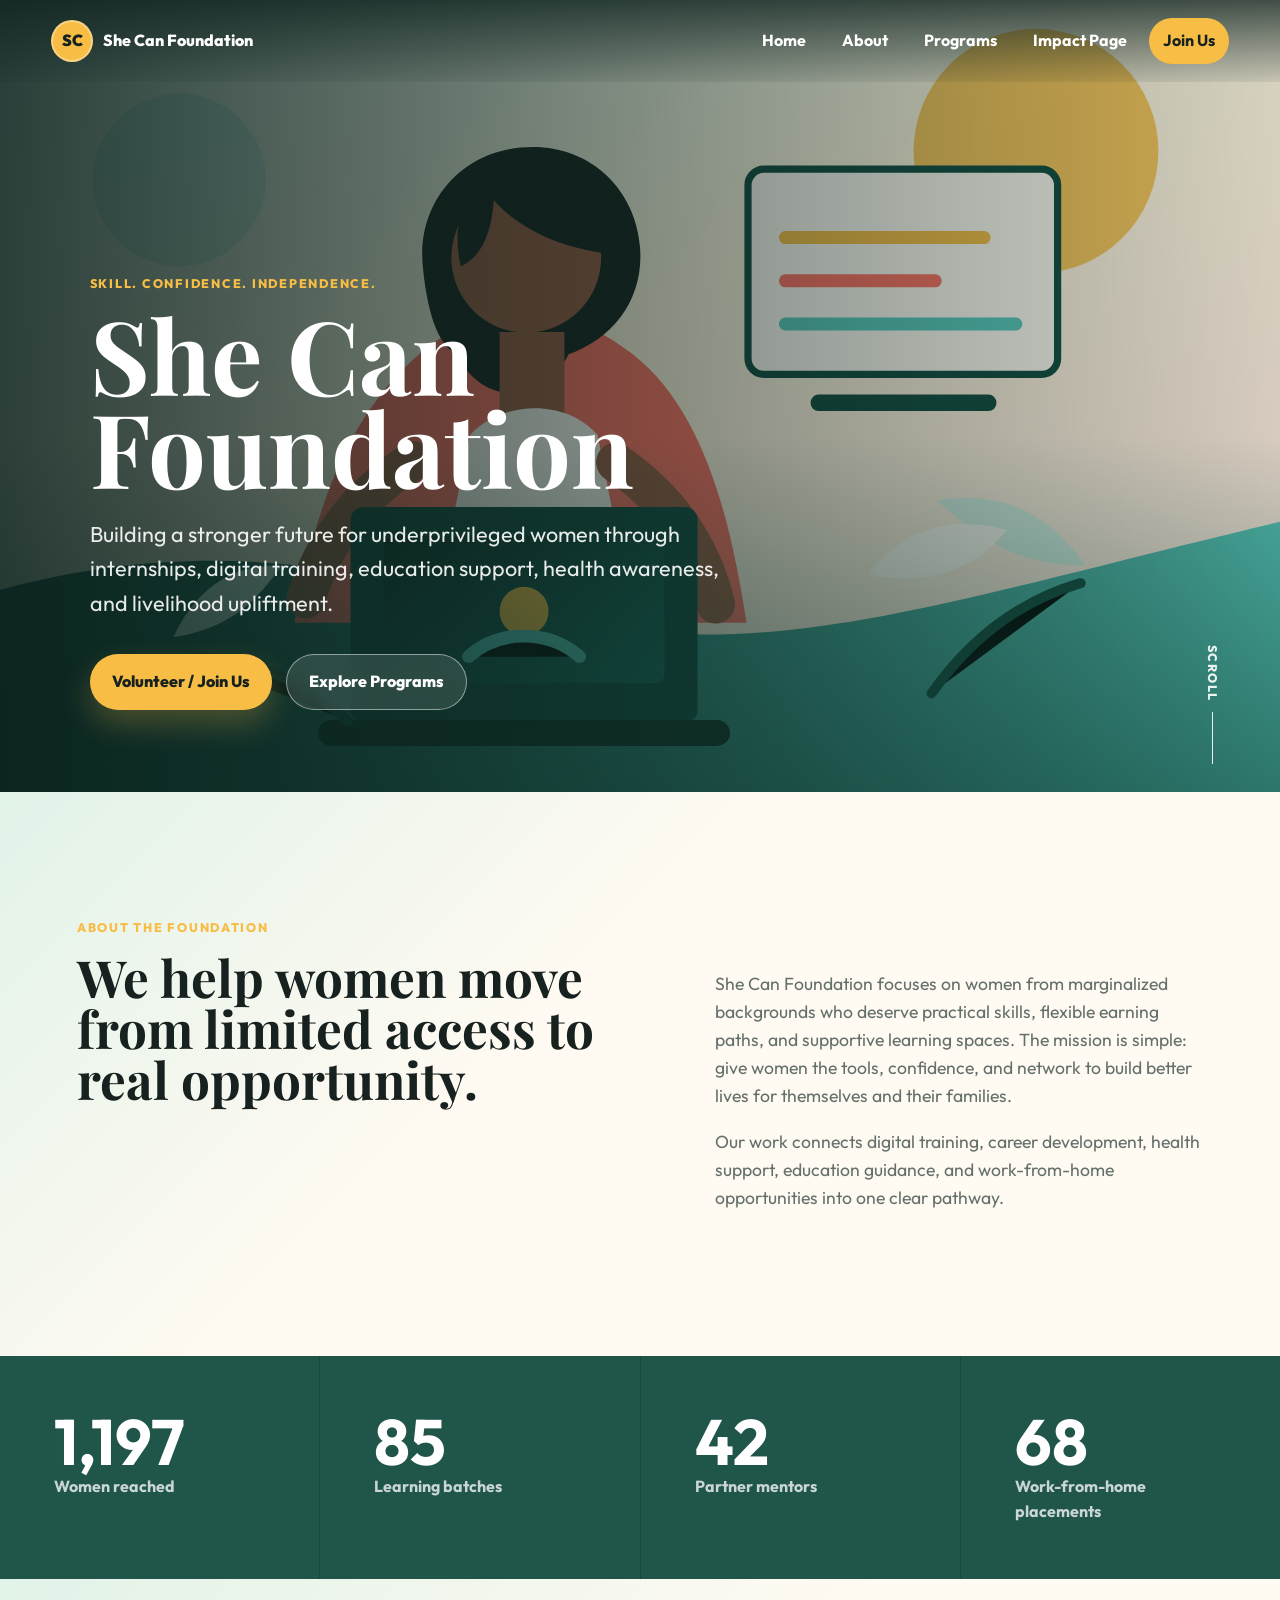
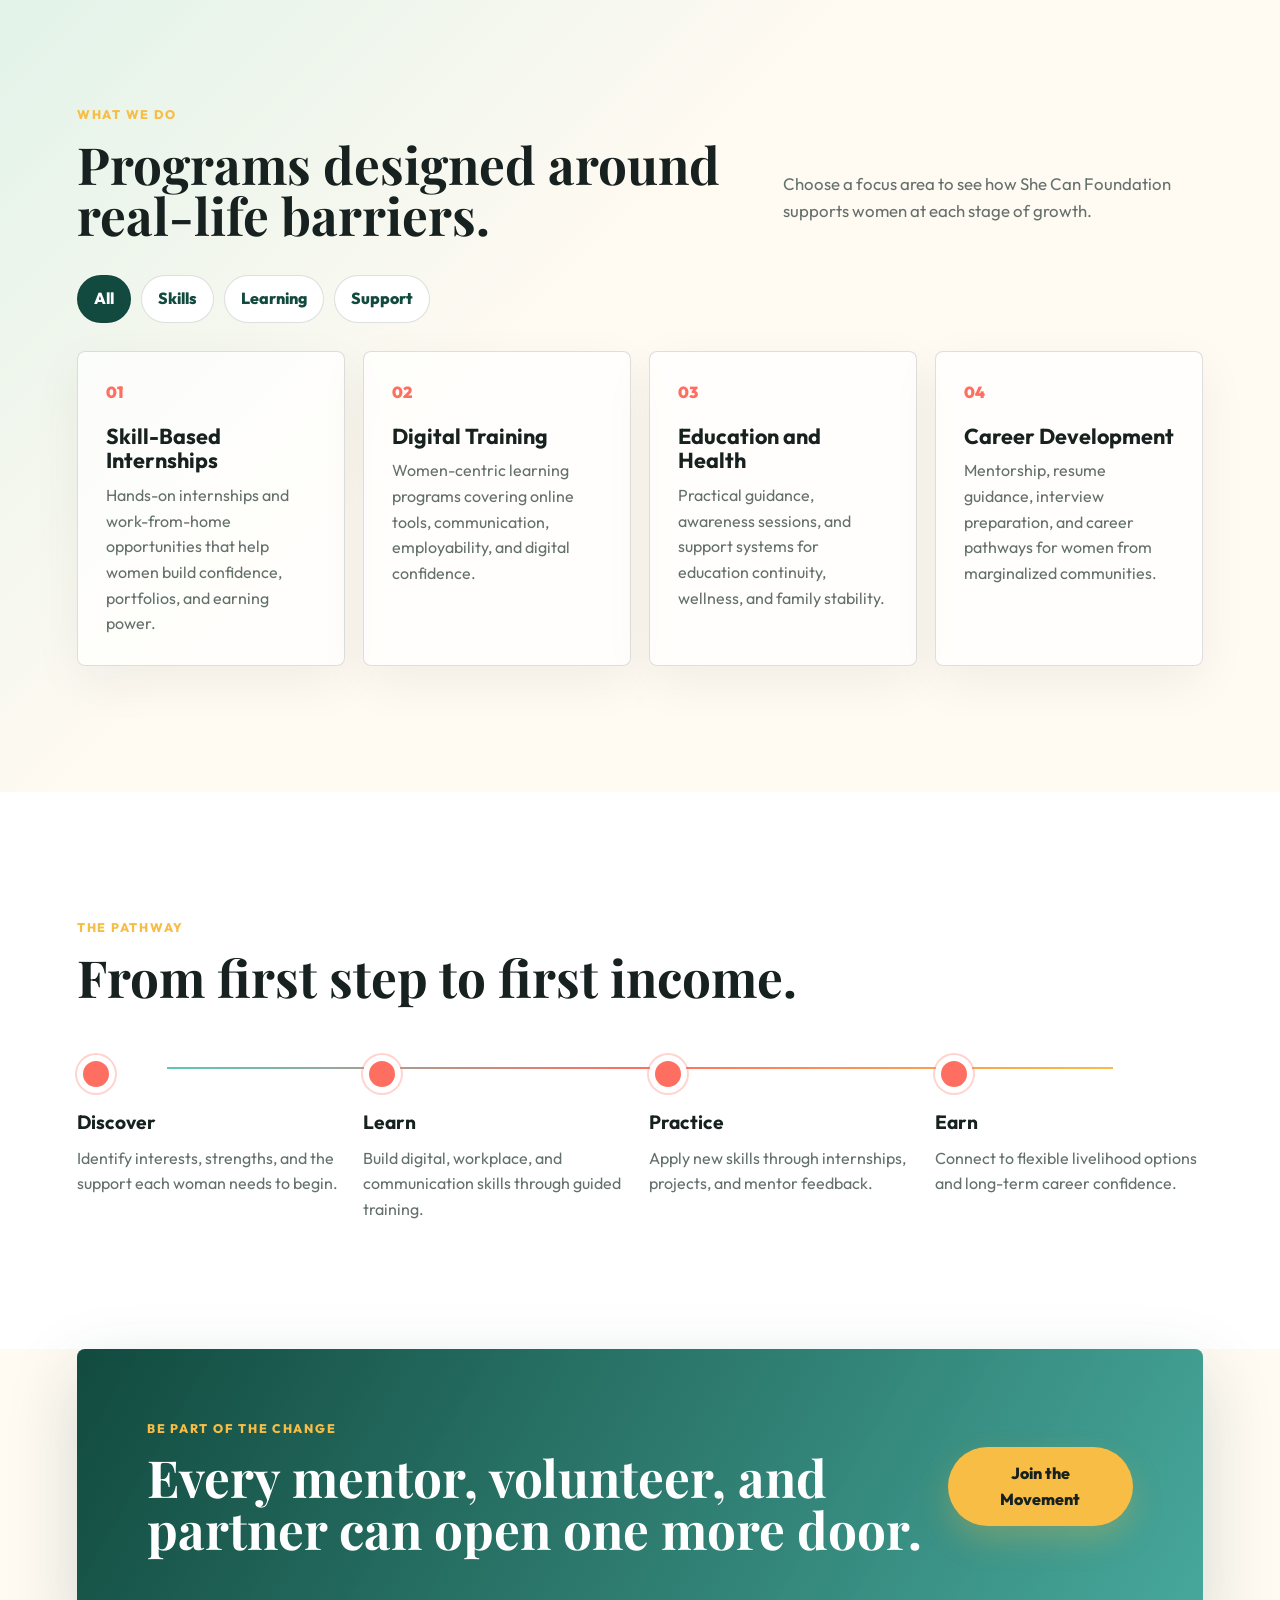
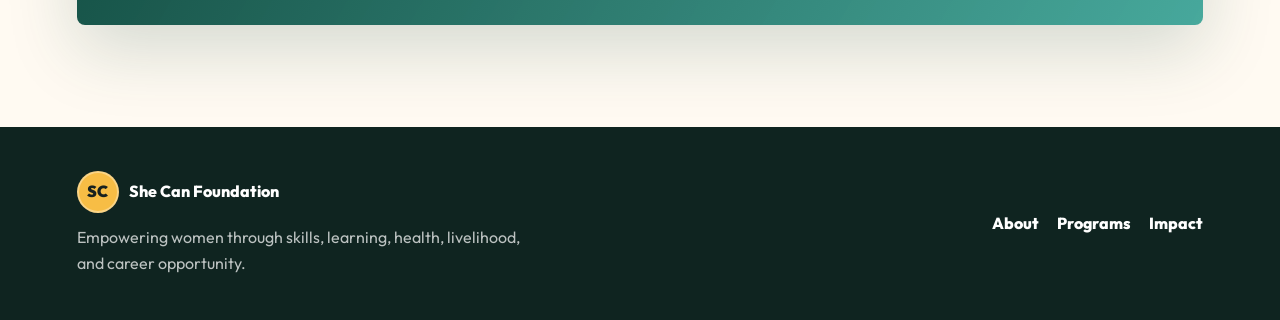
<file: index.html>
<!DOCTYPE html>
<html lang="en">
<head>
  <meta charset="UTF-8">
  <meta name="viewport" content="width=device-width, initial-scale=1.0">
  <meta name="description" content="She Can Foundation supports underprivileged women through skills, digital learning, education, health, livelihood, and career development.">
  <title>She Can Foundation | Empowering Women to Build Brighter Futures</title>
  <link rel="preconnect" href="https://fonts.googleapis.com">
  <link rel="preconnect" href="https://fonts.gstatic.com" crossorigin>
  <link href="https://fonts.googleapis.com/css2?family=Outfit:wght@400;500;600;700;800&family=Playfair+Display:wght@700;800&display=swap" rel="stylesheet">
  <link rel="stylesheet" href="styles.css">
</head>
<body>
  <header class="site-header">
    <a class="brand" href="index.html" aria-label="She Can Foundation home">
      <span class="brand-mark">SC</span>
      <span>She Can Foundation</span>
    </a>
    <button class="menu-toggle" type="button" aria-label="Open menu" aria-expanded="false">
      <span></span>
      <span></span>
      <span></span>
    </button>
    <nav class="site-nav" aria-label="Primary navigation">
      <a href="#home">Home</a>
      <a href="#about">About</a>
      <a href="#programs">Programs</a>
      <a href="about.html">Impact Page</a>
      <button class="nav-cta open-join" type="button">Join Us</button>
    </nav>
  </header>

  <main>
    <section id="home" class="hero">
      <img class="hero-photo" src="assets/hero-illustration.svg" alt="A confident woman working on a laptop during a learning session">
      <div class="hero-overlay"></div>
      <div class="hero-content reveal">
        <p class="eyebrow">Skill. Confidence. Independence.</p>
        <h1>She Can Foundation</h1>
        <p class="hero-copy">Building a stronger future for underprivileged women through internships, digital training, education support, health awareness, and livelihood upliftment.</p>
        <div class="hero-actions">
          <button class="primary-btn open-join" type="button">Volunteer / Join Us</button>
          <a class="secondary-btn" href="#programs">Explore Programs</a>
        </div>
      </div>
      <a class="scroll-cue" href="#about" aria-label="Scroll to about section">Scroll</a>
    </section>

    <section id="about" class="section intro-section">
      <div class="section-kicker">About the foundation</div>
      <div class="intro-grid">
        <h2>We help women move from limited access to real opportunity.</h2>
        <div class="intro-copy">
          <p>She Can Foundation focuses on women from marginalized backgrounds who deserve practical skills, flexible earning paths, and supportive learning spaces. The mission is simple: give women the tools, confidence, and network to build better lives for themselves and their families.</p>
          <p>Our work connects digital training, career development, health support, education guidance, and work-from-home opportunities into one clear pathway.</p>
        </div>
      </div>
    </section>

    <section class="impact-band" aria-label="Impact numbers">
      <div class="impact-item">
        <strong data-count="1200">0</strong>
        <span>Women reached</span>
      </div>
      <div class="impact-item">
        <strong data-count="85">0</strong>
        <span>Learning batches</span>
      </div>
      <div class="impact-item">
        <strong data-count="42">0</strong>
        <span>Partner mentors</span>
      </div>
      <div class="impact-item">
        <strong data-count="68">0</strong>
        <span>Work-from-home placements</span>
      </div>
    </section>

    <section id="programs" class="section programs-section">
      <div class="section-heading">
        <div>
          <div class="section-kicker">What we do</div>
          <h2>Programs designed around real-life barriers.</h2>
        </div>
        <p>Choose a focus area to see how She Can Foundation supports women at each stage of growth.</p>
      </div>

      <div class="program-tabs" role="tablist" aria-label="Program categories">
        <button class="tab-btn active" type="button" data-filter="all">All</button>
        <button class="tab-btn" type="button" data-filter="skills">Skills</button>
        <button class="tab-btn" type="button" data-filter="learning">Learning</button>
        <button class="tab-btn" type="button" data-filter="support">Support</button>
      </div>

      <div class="program-grid">
        <article class="program-card reveal" data-category="skills">
          <span>01</span>
          <h3>Skill-Based Internships</h3>
          <p>Hands-on internships and work-from-home opportunities that help women build confidence, portfolios, and earning power.</p>
        </article>
        <article class="program-card reveal" data-category="learning">
          <span>02</span>
          <h3>Digital Training</h3>
          <p>Women-centric learning programs covering online tools, communication, employability, and digital confidence.</p>
        </article>
        <article class="program-card reveal" data-category="support">
          <span>03</span>
          <h3>Education and Health</h3>
          <p>Practical guidance, awareness sessions, and support systems for education continuity, wellness, and family stability.</p>
        </article>
        <article class="program-card reveal" data-category="skills">
          <span>04</span>
          <h3>Career Development</h3>
          <p>Mentorship, resume guidance, interview preparation, and career pathways for women from marginalized communities.</p>
        </article>
      </div>
    </section>

    <section class="section journey-section">
      <div class="section-kicker">The pathway</div>
      <h2>From first step to first income.</h2>
      <div class="journey">
        <div class="journey-step reveal">
          <b>Discover</b>
          <p>Identify interests, strengths, and the support each woman needs to begin.</p>
        </div>
        <div class="journey-step reveal">
          <b>Learn</b>
          <p>Build digital, workplace, and communication skills through guided training.</p>
        </div>
        <div class="journey-step reveal">
          <b>Practice</b>
          <p>Apply new skills through internships, projects, and mentor feedback.</p>
        </div>
        <div class="journey-step reveal">
          <b>Earn</b>
          <p>Connect to flexible livelihood options and long-term career confidence.</p>
        </div>
      </div>
    </section>

    <section class="cta-section">
      <div>
        <p class="eyebrow">Be part of the change</p>
        <h2>Every mentor, volunteer, and partner can open one more door.</h2>
      </div>
      <button class="primary-btn open-join" type="button">Join the Movement</button>
    </section>
  </main>

  <footer class="site-footer">
    <div>
      <a class="brand footer-brand" href="index.html">
        <span class="brand-mark">SC</span>
        <span>She Can Foundation</span>
      </a>
      <p>Empowering women through skills, learning, health, livelihood, and career opportunity.</p>
    </div>
    <div class="footer-links">
      <a href="#about">About</a>
      <a href="#programs">Programs</a>
      <a href="about.html">Impact</a>
    </div>
  </footer>

  <div class="modal" id="joinModal" aria-hidden="true">
    <div class="modal-panel" role="dialog" aria-modal="true" aria-labelledby="joinTitle">
      <button class="modal-close" type="button" aria-label="Close form">&times;</button>
      <p class="section-kicker">Join us</p>
      <h2 id="joinTitle">Tell us how you want to help</h2>
      <form class="join-form">
        <label>
          Full name
          <input type="text" name="name" placeholder="Your name" required>
        </label>
        <label>
          Email
          <input type="email" name="email" placeholder="you@example.com" required>
        </label>
        <label>
          I want to
          <select name="role">
            <option>Volunteer as a mentor</option>
            <option>Join a learning program</option>
            <option>Partner with the foundation</option>
          </select>
        </label>
        <button class="primary-btn" type="submit">Send Interest</button>
        <p class="form-status" aria-live="polite"></p>
      </form>
    </div>
  </div>

  <script src="script.js"></script>
</body>
</html>
</file>
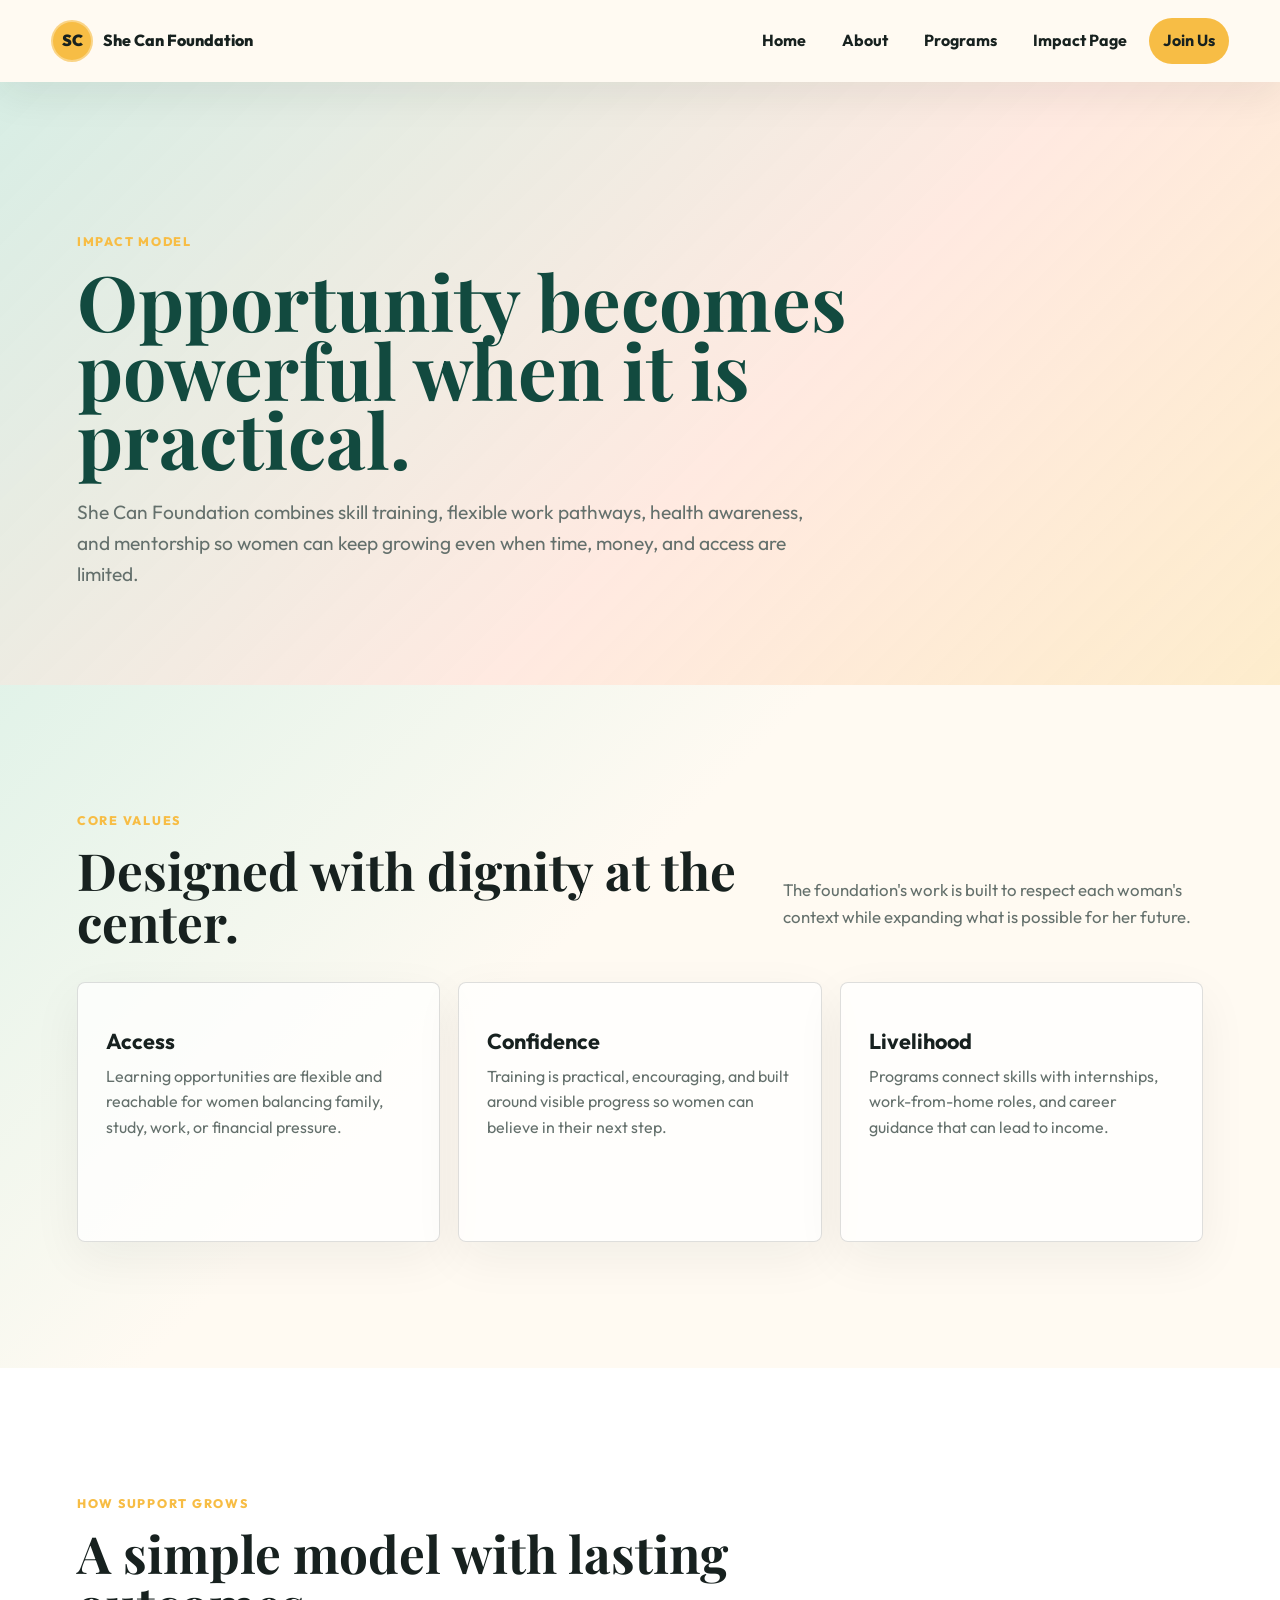
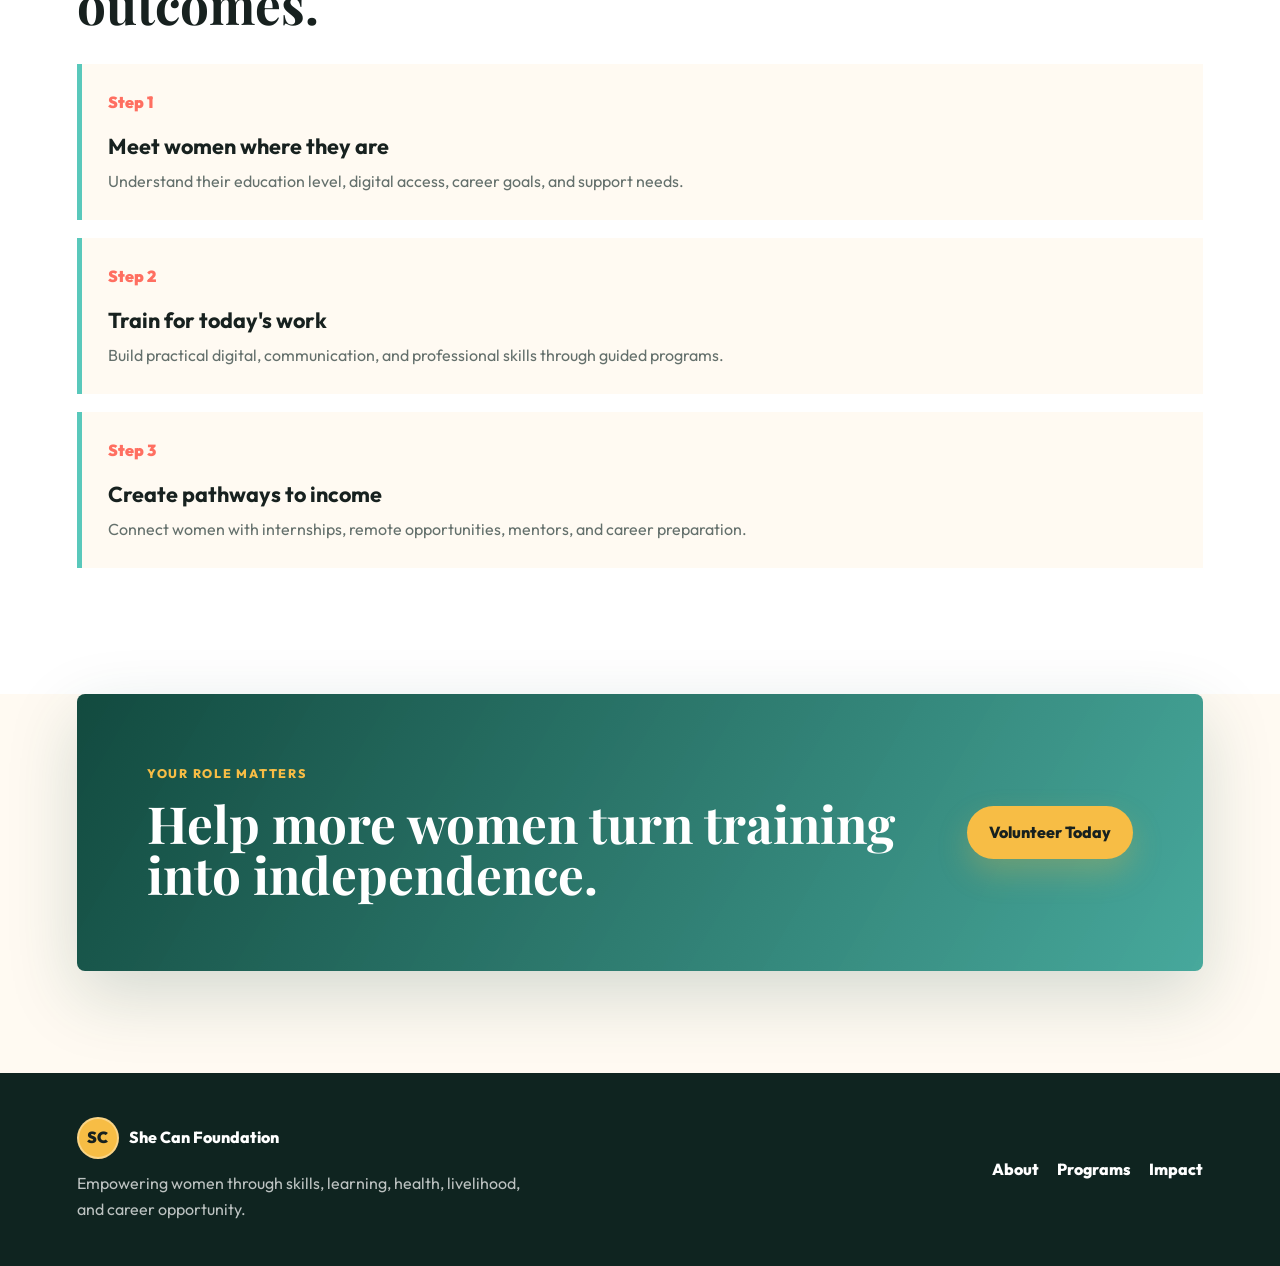
<file: about.html>
<!DOCTYPE html>
<html lang="en">
<head>
  <meta charset="UTF-8">
  <meta name="viewport" content="width=device-width, initial-scale=1.0">
  <meta name="description" content="Explore the mission and impact model of She Can Foundation.">
  <title>Impact | She Can Foundation</title>
  <link rel="preconnect" href="https://fonts.googleapis.com">
  <link rel="preconnect" href="https://fonts.gstatic.com" crossorigin>
  <link href="https://fonts.googleapis.com/css2?family=Outfit:wght@400;500;600;700;800&family=Playfair+Display:wght@700;800&display=swap" rel="stylesheet">
  <link rel="stylesheet" href="styles.css">
</head>
<body class="subpage-body">
  <header class="site-header">
    <a class="brand" href="index.html" aria-label="She Can Foundation home">
      <span class="brand-mark">SC</span>
      <span>She Can Foundation</span>
    </a>
    <button class="menu-toggle" type="button" aria-label="Open menu" aria-expanded="false">
      <span></span>
      <span></span>
      <span></span>
    </button>
    <nav class="site-nav" aria-label="Primary navigation">
      <a href="index.html#home">Home</a>
      <a href="index.html#about">About</a>
      <a href="index.html#programs">Programs</a>
      <a href="about.html" aria-current="page">Impact Page</a>
      <button class="nav-cta open-join" type="button">Join Us</button>
    </nav>
  </header>

  <main class="subpage">
    <section class="page-hero">
      <p class="eyebrow">Impact model</p>
      <h1>Opportunity becomes powerful when it is practical.</h1>
      <p>She Can Foundation combines skill training, flexible work pathways, health awareness, and mentorship so women can keep growing even when time, money, and access are limited.</p>
    </section>

    <section class="section values-section">
      <div class="section-heading">
        <div>
          <div class="section-kicker">Core values</div>
          <h2>Designed with dignity at the center.</h2>
        </div>
        <p>The foundation's work is built to respect each woman's context while expanding what is possible for her future.</p>
      </div>
      <div class="values-grid">
        <article class="value-card reveal">
          <h3>Access</h3>
          <p>Learning opportunities are flexible and reachable for women balancing family, study, work, or financial pressure.</p>
        </article>
        <article class="value-card reveal">
          <h3>Confidence</h3>
          <p>Training is practical, encouraging, and built around visible progress so women can believe in their next step.</p>
        </article>
        <article class="value-card reveal">
          <h3>Livelihood</h3>
          <p>Programs connect skills with internships, work-from-home roles, and career guidance that can lead to income.</p>
        </article>
      </div>
    </section>

    <section class="section timeline-section">
      <div class="section-kicker">How support grows</div>
      <h2>A simple model with lasting outcomes.</h2>
      <div class="timeline">
        <div class="timeline-item reveal">
          <span>Step 1</span>
          <h3>Meet women where they are</h3>
          <p>Understand their education level, digital access, career goals, and support needs.</p>
        </div>
        <div class="timeline-item reveal">
          <span>Step 2</span>
          <h3>Train for today's work</h3>
          <p>Build practical digital, communication, and professional skills through guided programs.</p>
        </div>
        <div class="timeline-item reveal">
          <span>Step 3</span>
          <h3>Create pathways to income</h3>
          <p>Connect women with internships, remote opportunities, mentors, and career preparation.</p>
        </div>
      </div>
    </section>

    <section class="cta-section">
      <div>
        <p class="eyebrow">Your role matters</p>
        <h2>Help more women turn training into independence.</h2>
      </div>
      <button class="primary-btn open-join" type="button">Volunteer Today</button>
    </section>
  </main>

  <footer class="site-footer">
    <div>
      <a class="brand footer-brand" href="index.html">
        <span class="brand-mark">SC</span>
        <span>She Can Foundation</span>
      </a>
      <p>Empowering women through skills, learning, health, livelihood, and career opportunity.</p>
    </div>
    <div class="footer-links">
      <a href="index.html#about">About</a>
      <a href="index.html#programs">Programs</a>
      <a href="about.html">Impact</a>
    </div>
  </footer>

  <div class="modal" id="joinModal" aria-hidden="true">
    <div class="modal-panel" role="dialog" aria-modal="true" aria-labelledby="joinTitle">
      <button class="modal-close" type="button" aria-label="Close form">&times;</button>
      <p class="section-kicker">Join us</p>
      <h2 id="joinTitle">Tell us how you want to help</h2>
      <form class="join-form">
        <label>
          Full name
          <input type="text" name="name" placeholder="Your name" required>
        </label>
        <label>
          Email
          <input type="email" name="email" placeholder="you@example.com" required>
        </label>
        <label>
          I want to
          <select name="role">
            <option>Volunteer as a mentor</option>
            <option>Join a learning program</option>
            <option>Partner with the foundation</option>
          </select>
        </label>
        <button class="primary-btn" type="submit">Send Interest</button>
        <p class="form-status" aria-live="polite"></p>
      </form>
    </div>
  </div>

  <script src="script.js"></script>
</body>
</html>
</file>
<file: styles.css>
:root {
  --ink: #17211f;
  --forest: #124a3f;
  --mint: #d7f0e5;
  --aqua: #59c8bb;
  --coral: #ff6f61;
  --marigold: #f7bd45;
  --paper: #fffaf2;
  --white: #ffffff;
  --muted: #64706c;
  --line: rgba(23, 33, 31, 0.14);
  --shadow: 0 24px 70px rgba(18, 74, 63, 0.18);
}

* {
  box-sizing: border-box;
}

html {
  scroll-behavior: smooth;
}

body {
  margin: 0;
  color: var(--ink);
  background: var(--paper);
  font-family: "Outfit", sans-serif;
  line-height: 1.6;
}

body.menu-open,
body.modal-open {
  overflow: hidden;
}

a {
  color: inherit;
  text-decoration: none;
}

button,
input,
select {
  font: inherit;
}

.site-header {
  position: fixed;
  inset: 0 0 auto 0;
  z-index: 20;
  display: flex;
  align-items: center;
  justify-content: space-between;
  gap: 24px;
  padding: 18px clamp(18px, 4vw, 58px);
  color: var(--white);
  background: linear-gradient(180deg, rgba(14, 34, 30, 0.75), rgba(14, 34, 30, 0.08));
  transition: background 0.25s ease, color 0.25s ease, box-shadow 0.25s ease;
}

.site-header.scrolled,
.subpage-body .site-header {
  color: var(--ink);
  background: rgba(255, 250, 242, 0.94);
  box-shadow: 0 12px 40px rgba(23, 33, 31, 0.08);
  backdrop-filter: blur(18px);
}

.brand {
  display: inline-flex;
  align-items: center;
  gap: 10px;
  font-weight: 800;
  letter-spacing: 0;
}

.brand-mark {
  display: inline-grid;
  width: 42px;
  height: 42px;
  place-items: center;
  color: var(--ink);
  background: var(--marigold);
  border: 2px solid rgba(255, 255, 255, 0.35);
  border-radius: 50%;
  font-weight: 900;
}

.site-nav {
  display: flex;
  align-items: center;
  gap: 8px;
}

.site-nav a,
.nav-cta {
  padding: 10px 14px;
  border: 0;
  border-radius: 999px;
  color: inherit;
  background: transparent;
  cursor: pointer;
  font-weight: 700;
}

.site-nav a:hover,
.nav-cta:hover {
  background: rgba(255, 255, 255, 0.16);
}

.site-header.scrolled .site-nav a:hover,
.site-header.scrolled .nav-cta:hover {
  background: rgba(18, 74, 63, 0.08);
}

.nav-cta {
  color: var(--ink);
  background: var(--marigold);
}

.menu-toggle {
  display: none;
  width: 44px;
  height: 44px;
  padding: 10px;
  border: 1px solid rgba(255, 255, 255, 0.4);
  border-radius: 50%;
  background: rgba(255, 255, 255, 0.12);
}

.menu-toggle span {
  display: block;
  height: 2px;
  margin: 5px 0;
  background: currentColor;
}

.hero {
  position: relative;
  min-height: 88svh;
  display: grid;
  align-items: end;
  overflow: hidden;
  color: var(--white);
}

.hero-photo {
  position: absolute;
  inset: 0;
  z-index: -2;
  width: 100%;
  height: 100%;
  object-fit: cover;
}

.hero-overlay {
  position: absolute;
  inset: 0;
  z-index: -1;
  background:
    linear-gradient(90deg, rgba(11, 31, 27, 0.85), rgba(11, 31, 27, 0.5) 46%, rgba(11, 31, 27, 0.12)),
    linear-gradient(0deg, rgba(18, 74, 63, 0.55), rgba(18, 74, 63, 0.05) 45%);
}

.hero-content {
  width: min(900px, calc(100% - 36px));
  padding: 150px 0 82px;
  margin-left: clamp(18px, 7vw, 96px);
}

.eyebrow,
.section-kicker {
  margin: 0 0 14px;
  color: var(--marigold);
  font-size: 0.78rem;
  font-weight: 800;
  letter-spacing: 0.14em;
  text-transform: uppercase;
}

.hero h1,
.page-hero h1 {
  max-width: 860px;
  margin: 0;
  font-family: "Playfair Display", serif;
  font-size: clamp(3.4rem, 8vw, 7.8rem);
  line-height: 0.9;
  letter-spacing: 0;
}

.hero-copy {
  max-width: 650px;
  margin: 24px 0 0;
  color: rgba(255, 255, 255, 0.9);
  font-size: clamp(1.05rem, 2vw, 1.35rem);
}

.hero-actions {
  display: flex;
  flex-wrap: wrap;
  gap: 14px;
  margin-top: 34px;
}

.primary-btn,
.secondary-btn {
  display: inline-flex;
  align-items: center;
  justify-content: center;
  min-height: 52px;
  padding: 14px 22px;
  border: 0;
  border-radius: 999px;
  cursor: pointer;
  font-weight: 800;
  transition: transform 0.2s ease, box-shadow 0.2s ease, background 0.2s ease;
}

.primary-btn {
  color: var(--ink);
  background: var(--marigold);
  box-shadow: 0 14px 30px rgba(247, 189, 69, 0.25);
}

.secondary-btn {
  color: var(--white);
  border: 1px solid rgba(255, 255, 255, 0.48);
  background: rgba(255, 255, 255, 0.12);
  backdrop-filter: blur(10px);
}

.primary-btn:hover,
.secondary-btn:hover {
  transform: translateY(-3px);
}

.scroll-cue {
  position: absolute;
  right: clamp(18px, 5vw, 58px);
  bottom: 28px;
  color: rgba(255, 255, 255, 0.9);
  font-size: 0.78rem;
  font-weight: 800;
  letter-spacing: 0.12em;
  text-transform: uppercase;
  writing-mode: vertical-rl;
}

.scroll-cue::after {
  content: "";
  display: inline-block;
  width: 1px;
  height: 52px;
  margin-top: 10px;
  background: currentColor;
  animation: pulseLine 1.6s ease-in-out infinite;
}

.section {
  padding: clamp(72px, 10vw, 126px) clamp(18px, 6vw, 84px);
}

.intro-section,
.programs-section,
.values-section {
  background:
    linear-gradient(135deg, rgba(215, 240, 229, 0.74), rgba(255, 250, 242, 0) 42%),
    var(--paper);
}

.intro-grid {
  display: grid;
  grid-template-columns: minmax(0, 0.9fr) minmax(280px, 0.8fr);
  gap: clamp(28px, 7vw, 90px);
  align-items: start;
}

.intro-grid h2,
.section-heading h2,
.journey-section h2,
.cta-section h2,
.values-section h2,
.timeline-section h2 {
  margin: 0;
  max-width: 780px;
  font-family: "Playfair Display", serif;
  font-size: clamp(2.1rem, 4vw, 4.5rem);
  line-height: 1;
  letter-spacing: 0;
}

.intro-copy {
  color: var(--muted);
  font-size: 1.1rem;
}

.impact-band {
  display: grid;
  grid-template-columns: repeat(4, 1fr);
  gap: 1px;
  background: var(--forest);
  color: var(--white);
}

.impact-item {
  padding: clamp(28px, 5vw, 54px);
  background: rgba(255, 255, 255, 0.06);
}

.impact-item strong {
  display: block;
  font-size: clamp(2.2rem, 5vw, 4.8rem);
  line-height: 1;
}

.impact-item span {
  color: rgba(255, 255, 255, 0.76);
  font-weight: 700;
}

.section-heading {
  display: flex;
  justify-content: space-between;
  gap: 32px;
  align-items: end;
  margin-bottom: 34px;
}

.section-heading p {
  max-width: 420px;
  color: var(--muted);
  font-size: 1.05rem;
}

.program-tabs {
  display: flex;
  flex-wrap: wrap;
  gap: 10px;
  margin-bottom: 28px;
}

.tab-btn {
  padding: 10px 16px;
  border: 1px solid var(--line);
  border-radius: 999px;
  color: var(--forest);
  background: var(--white);
  cursor: pointer;
  font-weight: 800;
}

.tab-btn.active {
  color: var(--white);
  background: var(--forest);
}

.program-grid,
.values-grid {
  display: grid;
  grid-template-columns: repeat(4, minmax(0, 1fr));
  gap: 18px;
}

.program-card,
.value-card {
  min-height: 260px;
  padding: 28px;
  border: 1px solid var(--line);
  border-radius: 8px;
  background: rgba(255, 255, 255, 0.72);
  box-shadow: 0 16px 50px rgba(23, 33, 31, 0.06);
  transition: transform 0.25s ease, opacity 0.25s ease, border-color 0.25s ease;
}

.program-card:hover,
.value-card:hover {
  transform: translateY(-6px);
  border-color: rgba(255, 111, 97, 0.46);
}

.program-card.is-hidden {
  display: none;
}

.program-card span,
.timeline-item span {
  color: var(--coral);
  font-weight: 900;
}

.program-card h3,
.value-card h3,
.timeline-item h3 {
  margin: 18px 0 10px;
  font-size: 1.35rem;
  line-height: 1.15;
}

.program-card p,
.value-card p,
.timeline-item p,
.journey-step p {
  margin: 0;
  color: var(--muted);
}

.journey-section {
  background: var(--white);
}

.journey {
  position: relative;
  display: grid;
  grid-template-columns: repeat(4, 1fr);
  gap: 18px;
  margin-top: 40px;
}

.journey::before {
  content: "";
  position: absolute;
  top: 24px;
  left: 8%;
  right: 8%;
  height: 2px;
  background: linear-gradient(90deg, var(--aqua), var(--coral), var(--marigold));
}

.journey-step {
  position: relative;
  padding-top: 64px;
}

.journey-step::before {
  content: "";
  position: absolute;
  top: 12px;
  left: 0;
  width: 26px;
  height: 26px;
  border: 6px solid var(--white);
  border-radius: 50%;
  background: var(--coral);
  box-shadow: 0 0 0 2px rgba(255, 111, 97, 0.3);
}

.journey-step b {
  display: block;
  margin-bottom: 8px;
  font-size: 1.2rem;
}

.cta-section {
  display: flex;
  align-items: center;
  justify-content: space-between;
  gap: 24px;
  margin: 0 clamp(18px, 6vw, 84px) clamp(72px, 8vw, 110px);
  padding: clamp(34px, 6vw, 70px);
  color: var(--white);
  background:
    linear-gradient(120deg, rgba(18, 74, 63, 0.95), rgba(89, 200, 187, 0.75)),
    var(--forest);
  border-radius: 8px;
  box-shadow: var(--shadow);
}

.site-footer {
  display: flex;
  justify-content: space-between;
  gap: 28px;
  padding: 44px clamp(18px, 6vw, 84px);
  color: var(--white);
  background: #0f2420;
}

.footer-brand {
  margin-bottom: 12px;
}

.site-footer p {
  max-width: 460px;
  margin: 0;
  color: rgba(255, 255, 255, 0.72);
}

.footer-links {
  display: flex;
  align-items: center;
  gap: 18px;
  font-weight: 800;
}

.modal {
  position: fixed;
  inset: 0;
  z-index: 50;
  display: grid;
  place-items: center;
  padding: 20px;
  background: rgba(15, 36, 32, 0.72);
  opacity: 0;
  pointer-events: none;
  transition: opacity 0.2s ease;
}

.modal.is-open {
  opacity: 1;
  pointer-events: auto;
}

.modal-panel {
  position: relative;
  width: min(520px, 100%);
  padding: clamp(26px, 5vw, 42px);
  border-radius: 8px;
  background: var(--paper);
  box-shadow: var(--shadow);
  transform: translateY(18px);
  transition: transform 0.2s ease;
}

.modal.is-open .modal-panel {
  transform: translateY(0);
}

.modal-panel h2 {
  margin: 0 42px 22px 0;
  font-family: "Playfair Display", serif;
  font-size: 2.2rem;
  line-height: 1;
}

.modal-close {
  position: absolute;
  top: 16px;
  right: 16px;
  width: 42px;
  height: 42px;
  border: 0;
  border-radius: 50%;
  color: var(--white);
  background: var(--forest);
  cursor: pointer;
  font-size: 1.5rem;
}

.join-form {
  display: grid;
  gap: 16px;
}

.join-form label {
  display: grid;
  gap: 7px;
  font-weight: 800;
}

.join-form input,
.join-form select {
  width: 100%;
  min-height: 48px;
  padding: 12px 14px;
  border: 1px solid var(--line);
  border-radius: 8px;
  color: var(--ink);
  background: var(--white);
}

.form-status {
  min-height: 24px;
  margin: 0;
  color: var(--forest);
  font-weight: 800;
}

.subpage {
  padding-top: 82px;
}

.subpage-body .site-header {
  color: var(--ink);
  background: rgba(255, 250, 242, 0.94);
  box-shadow: 0 12px 40px rgba(23, 33, 31, 0.08);
}

.page-hero {
  padding: clamp(80px, 12vw, 150px) clamp(18px, 6vw, 84px) clamp(52px, 8vw, 96px);
  background:
    linear-gradient(135deg, rgba(89, 200, 187, 0.24), rgba(255, 111, 97, 0.12) 58%, rgba(247, 189, 69, 0.22)),
    var(--paper);
}

.page-hero h1 {
  max-width: 980px;
  color: var(--forest);
  font-size: clamp(3rem, 6vw, 6.4rem);
}

.page-hero p:last-child {
  max-width: 760px;
  margin: 24px 0 0;
  color: var(--muted);
  font-size: 1.2rem;
}

.values-grid {
  grid-template-columns: repeat(3, 1fr);
}

.timeline-section {
  background: var(--white);
}

.timeline {
  display: grid;
  gap: 18px;
  margin-top: 34px;
}

.timeline-item {
  padding: 26px;
  border-left: 5px solid var(--aqua);
  background: var(--paper);
}

.reveal {
  opacity: 0;
  transform: translateY(26px);
  transition: opacity 0.7s ease, transform 0.7s ease;
}

.reveal.visible {
  opacity: 1;
  transform: translateY(0);
}

@keyframes pulseLine {
  0%,
  100% {
    transform: scaleY(0.55);
    transform-origin: top;
  }

  50% {
    transform: scaleY(1);
  }
}

@media (max-width: 980px) {
  .menu-toggle {
    display: block;
    color: inherit;
  }

  .site-nav {
    position: fixed;
    inset: 78px 14px auto 14px;
    display: grid;
    gap: 4px;
    padding: 16px;
    color: var(--ink);
    background: rgba(255, 250, 242, 0.97);
    border: 1px solid var(--line);
    border-radius: 8px;
    box-shadow: var(--shadow);
    transform: translateY(-12px);
    opacity: 0;
    pointer-events: none;
  }

  .menu-open .site-nav {
    transform: translateY(0);
    opacity: 1;
    pointer-events: auto;
  }

  .site-nav a,
  .nav-cta {
    width: 100%;
    text-align: left;
  }

  .intro-grid,
  .section-heading,
  .cta-section,
  .site-footer {
    display: grid;
  }

  .program-grid {
    grid-template-columns: repeat(2, minmax(0, 1fr));
  }

  .impact-band,
  .journey,
  .values-grid {
    grid-template-columns: repeat(2, minmax(0, 1fr));
  }

  .journey::before {
    display: none;
  }
}

@media (max-width: 640px) {
  .site-header {
    padding: 14px 16px;
  }

  .brand span:last-child {
    max-width: 150px;
    line-height: 1.1;
  }

  .hero {
    min-height: 88svh;
  }

  .hero-content {
    width: calc(100% - 32px);
    margin: 0 16px;
    padding-bottom: 72px;
  }

  .hero h1,
  .page-hero h1 {
    font-size: clamp(3rem, 18vw, 4.4rem);
  }

  .scroll-cue {
    display: none;
  }

  .impact-band,
  .program-grid,
  .journey,
  .values-grid {
    grid-template-columns: 1fr;
  }

  .program-card,
  .value-card {
    min-height: auto;
  }

  .cta-section {
    margin-inline: 16px;
  }

  .footer-links {
    flex-wrap: wrap;
  }
}

@media (prefers-reduced-motion: reduce) {
  *,
  *::before,
  *::after {
    scroll-behavior: auto;
    animation-duration: 0.01ms !important;
    animation-iteration-count: 1 !important;
    transition-duration: 0.01ms !important;
  }
}
</file>
